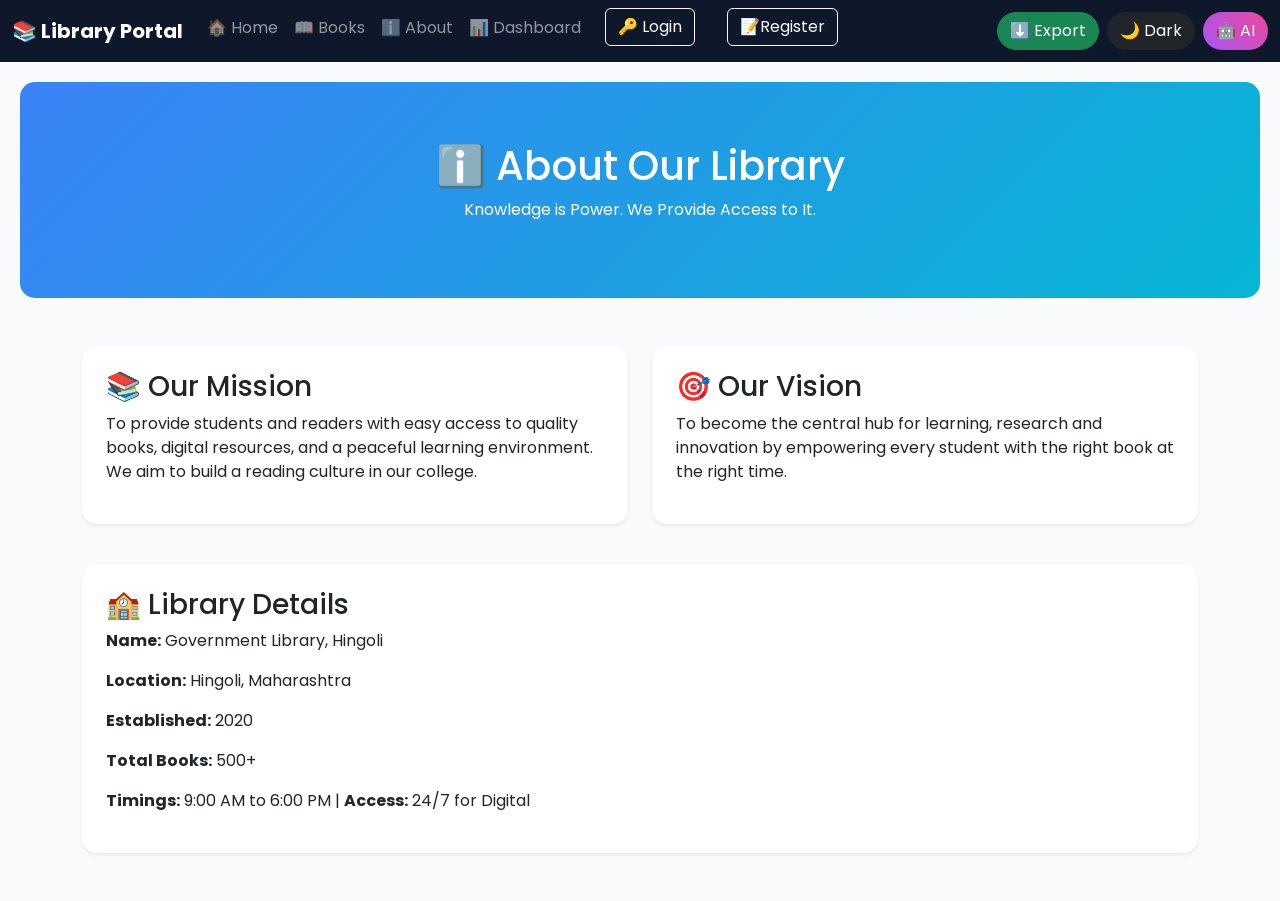
<file: templates/about.html>
<!DOCTYPE html>
<html>
<head>
    <title>About - Library Management System</title>
    <link href="https://cdn.jsdelivr.net/npm/bootstrap@5.3.3/dist/css/bootstrap.min.css" rel="stylesheet">
    <script src="https://cdn.jsdelivr.net/npm/bootstrap@5.3.3/dist/js/bootstrap.bundle.min.js"></script>
    <link href="https://fonts.googleapis.com/css2?family=Poppins:wght@400;600;700&display=swap" rel="stylesheet">
    <style>
        body { background: #f8fafc; font-family: 'Poppins', sans-serif; }
        .navbar { background: #0f172a; }
        .about-hero {
            background: linear-gradient(135deg, #3b82f6, #06b6d4);
            color: white; padding: 60px 20px; border-radius: 15px;
            text-align: center; margin: 20px;
        }
        .card { border-radius: 15px; border: none; }
    </style>
</head>
<body>

<!-- SAME NAVBAR -->
<nav class="navbar navbar-expand-lg navbar-dark">
  <div class="container-fluid">
    <a class="navbar-brand fw-bold" href="#">📚 Library Portal</a>
    <button class="navbar-toggler" type="button" data-bs-toggle="collapse" data-bs-target="#navbarMenu">
      <span class="navbar-toggler-icon"></span>
    </button>
    <div class="collapse navbar-collapse" id="navbarMenu">
      <ul class="navbar-nav me-auto">
        <li class="nav-item"><a class="nav-link" href="/home">🏠 Home</a></li>
        <li class="nav-item"><a class="nav-link" href="/books">📖 Books</a></li>
        <li class="nav-item"><a class="nav-link" href="/about">ℹ️ About</a></li>
        <li class="nav-item"><a class="nav-link" href="/dashboard">📊 Dashboard</a></li>
        <hr style="border-color:#555; margin:10px20px;">
        <li class="nav-item mb-2 px-3">
          <a class="btn btn-outline-light w-100" href="/login">🔑 Login</a>
        </li>
        <li class="nav-item px-3">
          <a class="btn btn-outline-light w-100" href="/register">📝Register</a>
        </li>
      </ul>
      <div class="d-flex">
        <button class="btn btn-success rounded-pill me-2">⬇️ Export</button>
        <button class="btn btn-dark rounded-pill me-2">🌙 Dark</button>
        <button class="btn rounded-pill" style="background: linear-gradient(45deg, #a855f7, #ec4899); color:white;">🤖 AI</button>
      </div>
    </div>
  </div>
</nav>

<!-- ABOUT CONTENT -->
<div class="about-hero">
    <h1>ℹ️ About Our Library</h1>
    <p>Knowledge is Power. We Provide Access to It.</p>
</div>

<div class="container my-5">
  <div class="row">
    <div class="col-md-6 mb-4">
      <div class="card shadow-sm p-4">
        <h3>📚 Our Mission</h3>
        <p>To provide students and readers with easy access to quality books, digital resources, and a peaceful learning environment. We aim to build a reading culture in our college.</p>
      </div>
    </div>
    <div class="col-md-6 mb-4">
      <div class="card shadow-sm p-4">
        <h3>🎯 Our Vision</h3>
        <p>To become the central hub for learning, research and innovation by empowering every student with the right book at the right time.</p>
      </div>
    </div>
  </div>

  <div class="card shadow-sm p-4 mt-3">
    <h3>🏫 Library Details</h3>
    <p><b>Name:</b> Government Library, Hingoli</p>
    <p><b>Location:</b> Hingoli, Maharashtra</p>
    <p><b>Established:</b> 2020</p>
    <p><b>Total Books:</b> 500+</p>
    <p><b>Timings:</b> 9:00 AM to 6:00 PM | <b>Access:</b> 24/7 for Digital</p>
  </div>
</div>

</body>
</html>
</file>
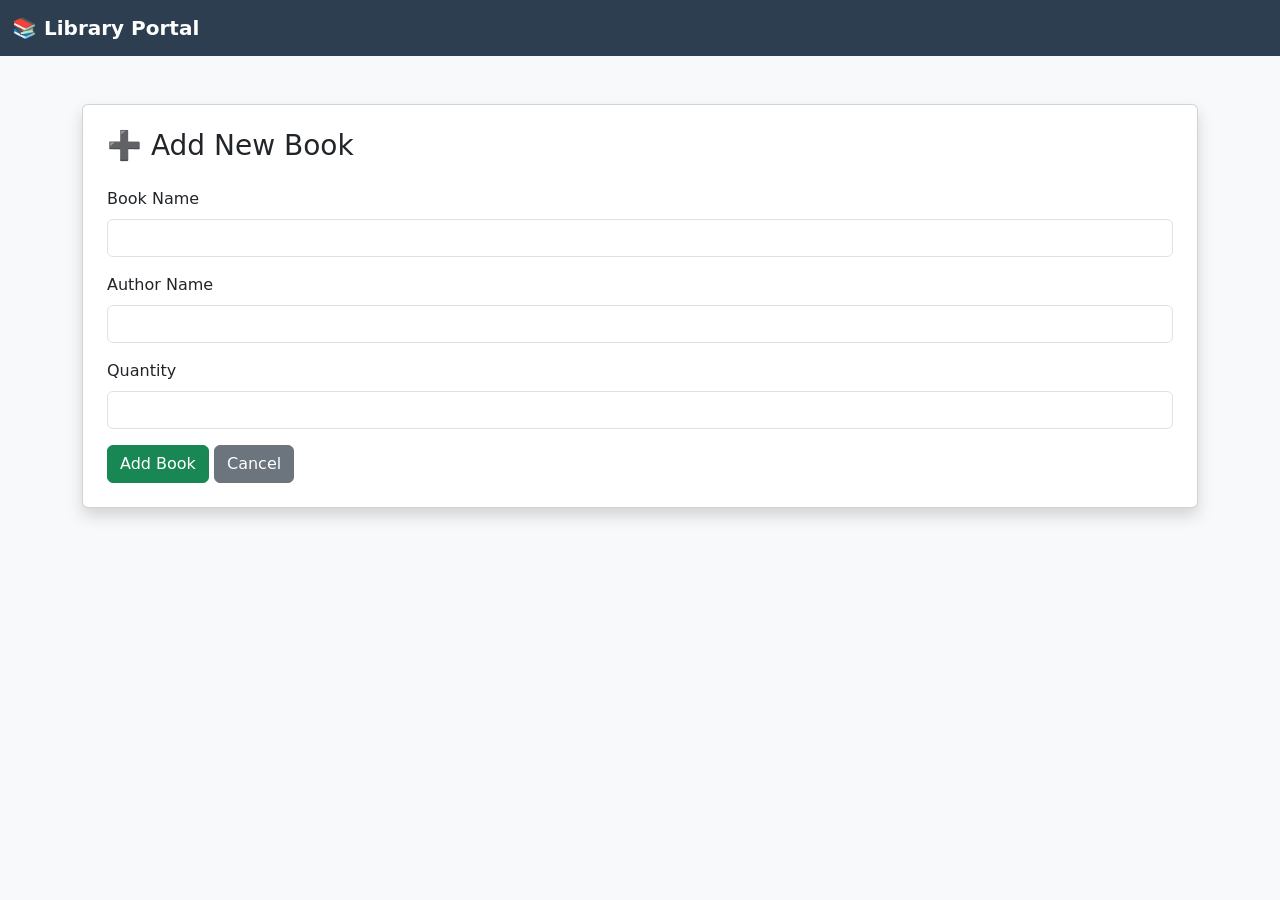
<file: templates/add_book.html>
<!DOCTYPE html>
<html lang="en">
<head>
  <meta charset="UTF-8">
  <title>Add Book - Library Portal</title>
  <link href="https://cdn.jsdelivr.net/npm/bootstrap@5.3.2/dist/css/bootstrap.min.css" rel="stylesheet">
  <style>
    body { background: #f8f9fa; }
    .navbar { background: #2c3e50; }
  </style>
</head>
<body>

<nav class="navbar navbar-expand-lg navbar-dark">
  <div class="container-fluid">
    <a class="navbar-brand fw-bold" href="#">📚 Library Portal</a>
  </div>
</nav>

<div class="container mt-5">
  <div class="card shadow p-4">
    <h3 class="mb-4">➕ Add New Book</h3>
    <form method="POST">
      <div class="mb-3">
        <label class="form-label">Book Name</label>
        <input type="text" name="title" class="form-control" required>
      </div>
      <div class="mb-3">
        <label class="form-label">Author Name</label>
        <input type="text" name="author" class="form-control" required>
      </div>
      <div class="mb-3">
        <label class="form-label">Quantity</label>
        <input type="number" name="total_copies" class="form-control" required>
      </div>
      <button type="submit" class="btn btn-success">Add Book</button>
      <a href="/books" class="btn btn-secondary">Cancel</a>
    </form>
  </div>
</div>

</body>
</html>
</file>
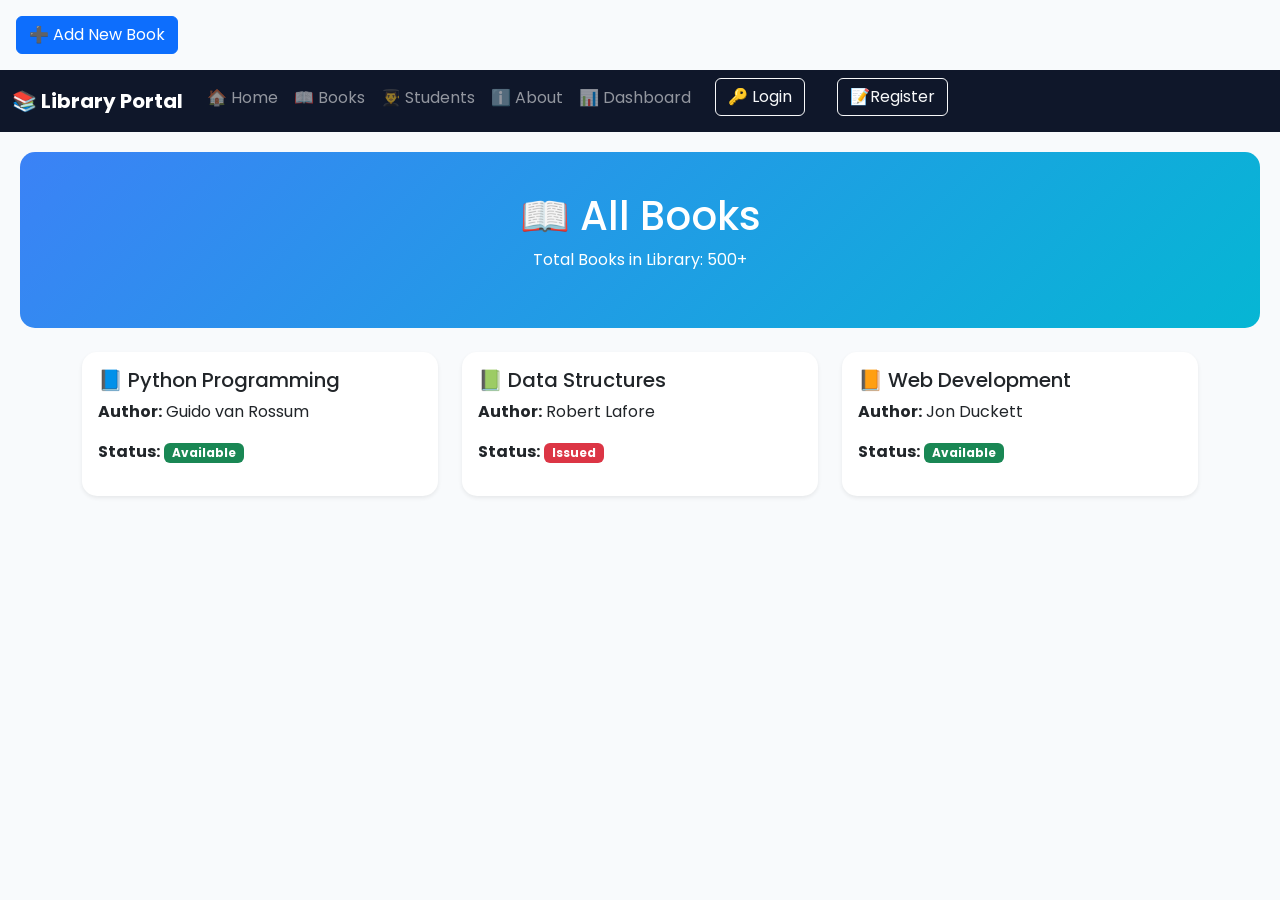
<file: templates/books.html>
<!DOCTYPE html>
<html>
<head>
    <title>Books - Library Management System</title>
    <link href="https://cdn.jsdelivr.net/npm/bootstrap@5.3.3/dist/css/bootstrap.min.css" rel="stylesheet">
    <script src="https://cdn.jsdelivr.net/npm/bootstrap@5.3.3/dist/js/bootstrap.bundle.min.js"></script>
    <link href="https://fonts.googleapis.com/css2?family=Poppins:wght@400;600;700&display=swap" rel="stylesheet">
    <style>
        body { background: #f8fafc; font-family: 'Poppins', sans-serif; }
        .navbar { background: #0f172a; }
        .page-title {
            background: linear-gradient(135deg, #3b82f6, #06b6d4);
            color: white; padding: 40px 20px; border-radius: 15px;
            text-align: center; margin: 20px;
        }
        .book-card { border-radius: 15px; border: none; transition: 0.3s; }
        .book-card:hover { transform: translateY(-5px); }
    </style>
</head>
<body>

  <a href="/add_book" class="btn btn-primary m-3">➕ Add New Book</a>
<nav class="navbar navbar-expand-lg navbar-dark">
  <div class="container-fluid">
    <a class="navbar-brand fw-bold" href="#">📚 Library Portal</a>
    <button class="navbar-toggler" type="button" data-bs-toggle="collapse" data-bs-target="#navbarMenu">
      <span class="navbar-toggler-icon"></span>
    </button>
    <div class="collapse navbar-collapse" id="navbarMenu">
      <ul class="navbar-nav me-auto">
        <li class="nav-item"><a class="nav-link" href="/home">🏠 Home</a></li>
        <li class="nav-item"><a class="nav-link" href="/books">📖 Books</a></li>
        <li class="nav-item"><a class="nav-link" href="/students">👨‍🎓 Students</a></li>
        <li class="nav-item"><a class="nav-link" href="/about">ℹ️ About</a></li>
        <li class="nav-item"><a class="nav-link" href="/dashboard">📊 Dashboard</a></li>
        <hr style="border-color:#555; margin:10px20px;">
        <li class="nav-item mb-2 px-3">
          <a class="btn btn-outline-light w-100" href="/login">🔑 Login</a>
        </li>
        <li class="nav-item px-3">
        <a class="btn btn-outline-light w-100" href="/register">📝Register</a>
        </li>
      </ul>
    </div>
  </div>
</nav>

<div class="page-title">
    <h1>📖 All Books</h1>
    <p>Total Books in Library: 500+</p>
</div>

<div class="container my-4">
  <div class="row">
  
    <div class="col-md-4 mb-4">
      <div class="card book-card shadow-sm p-3">
        <h5>📘 Python Programming</h5>
        <p><b>Author:</b> Guido van Rossum</p>
        <p><b>Status:</b> <span class="badge bg-success">Available</span></p>
      </div>
    </div>

    <div class="col-md-4 mb-4">
      <div class="card book-card shadow-sm p-3">
        <h5>📗 Data Structures</h5>
        <p><b>Author:</b> Robert Lafore</p>
        <p><b>Status:</b> <span class="badge bg-danger">Issued</span></p>
      </div>
    </div>

    <div class="col-md-4 mb-4">
      <div class="card book-card shadow-sm p-3">
        <h5>📙 Web Development</h5>
        <p><b>Author:</b> Jon Duckett</p>
        <p><b>Status:</b> <span class="badge bg-success">Available</span></p>
      </div>
    </div>

  </div>
</div>

</body>
</html>
</file>
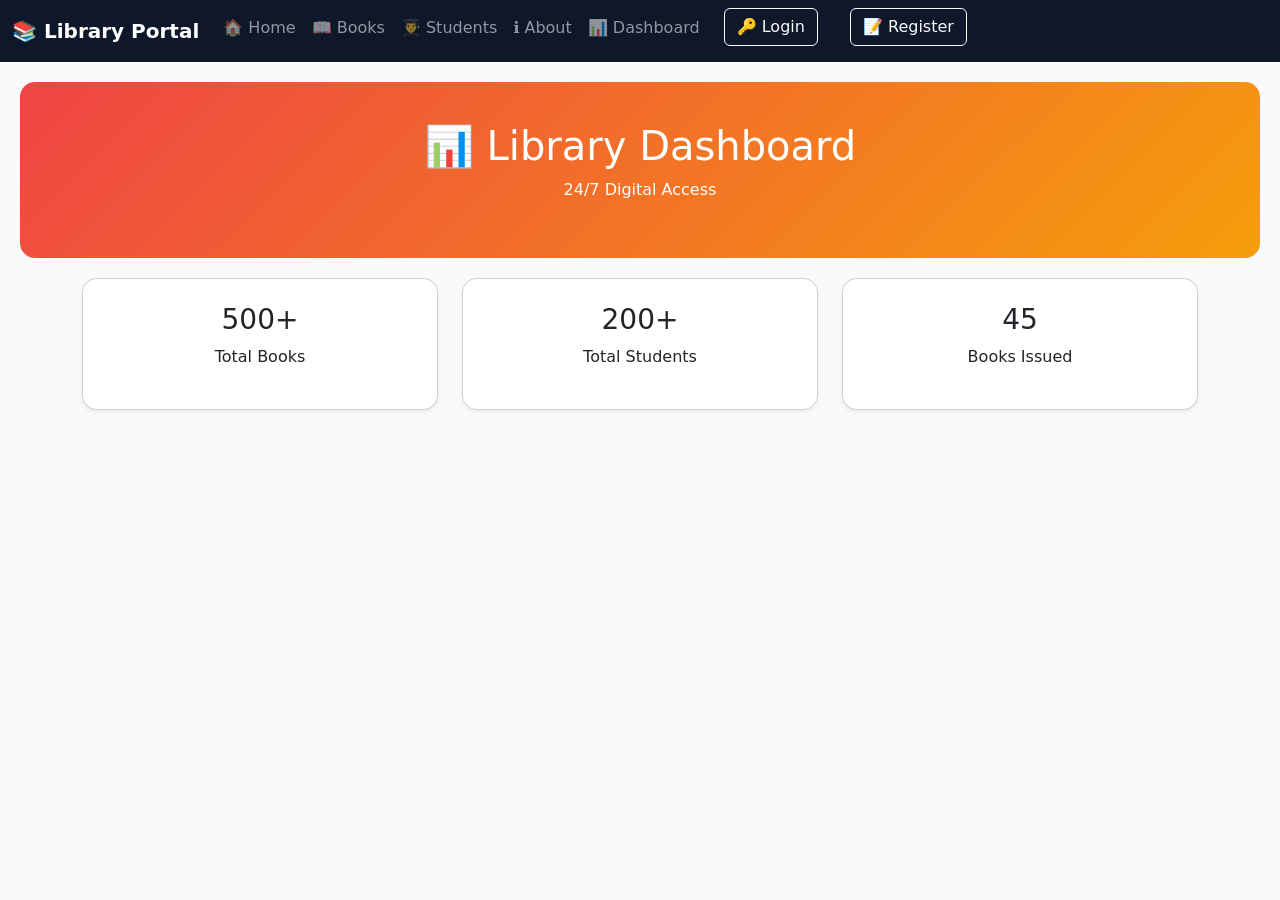
<file: templates/dashboard.html>
<!DOCTYPE html>
<html>
<head>
    <title>Dashboard - Library Management System</title>
    <link href="https://cdn.jsdelivr.net/npm/bootstrap@5.3.3/dist/css/bootstrap.min.css" rel="stylesheet">
    <style>
        body { background: #f8fafc; }
        .navbar { background: #0f172a; }
        .page-title {
            background: linear-gradient(135deg, #ef4444, #f59e0b);
            color: white; padding: 40px 20px; border-radius: 15px;
            text-align: center; margin: 20px;
        }
    </style>
</head>
<body>

<nav class="navbar navbar-expand-lg navbar-dark">
  <div class="container-fluid">
    <a class="navbar-brand fw-bold" href="#">📚 Library Portal</a>
    <div class="collapse navbar-collapse">
      <ul class="navbar-nav me-auto">
        <li class="nav-item"><a class="nav-link" href="/home">🏠 Home</a></li>
        <li class="nav-item"><a class="nav-link" href="/books">📖 Books</a></li>
        <li class="nav-item"><a class="nav-link" href="/students">👨‍🎓 Students</a></li>
        <li class="nav-item"><a class="nav-link" href="/about">ℹ️ About</a></li>
        <li class="nav-item"><a class="nav-link" href="/dashboard">📊 Dashboard</a></li>
        <hr style="border-color:#555; margin:10px20px;">
        <li class="nav-item mb-2 px-3">
          <a class="btn btn-outline-light w-100" href="/login">🔑 Login</a>
        </li>
        <li class="nav-item px-3">
          <a class="btn btn-outline-light w-100" href="/register">📝 Register</a>
        </li>
      </ul>
    </div>
  </div>
</nav>

<div class="page-title">
    <h1>📊 Library Dashboard</h1>
    <p>24/7 Digital Access</p>
</div>

<div class="container">
  
    <div class="row text-center">
  
  <div class="col-md-4 mb-3">
    <a href="/books" style="text-decoration: none; color: inherit;">
      <div class="card p-4 shadow-sm" style="border-radius:15px; cursor:pointer;">
        <h3>500+</h3>
        <p>Total Books</p>
      </div>
    </a>
  </div>

  <div class="col-md-4 mb-3">
    <a href="/students" style="text-decoration: none; color: inherit;">
      <div class="card p-4 shadow-sm" style="border-radius:15px; cursor:pointer;">
        <h3>200+</h3>
        <p>Total Students</p>
      </div>
    </a>
  </div>

  <div class="col-md-4 mb-3">
    <a href="/issued" style="text-decoration: none; color: inherit;">
      <div class="card p-4 shadow-sm" style="border-radius:15px; cursor:pointer;">
        <h3>45</h3>
        <p>Books Issued</p>
      </div>
    </a>
  </div>

</div>

</body>
</html>
</file>
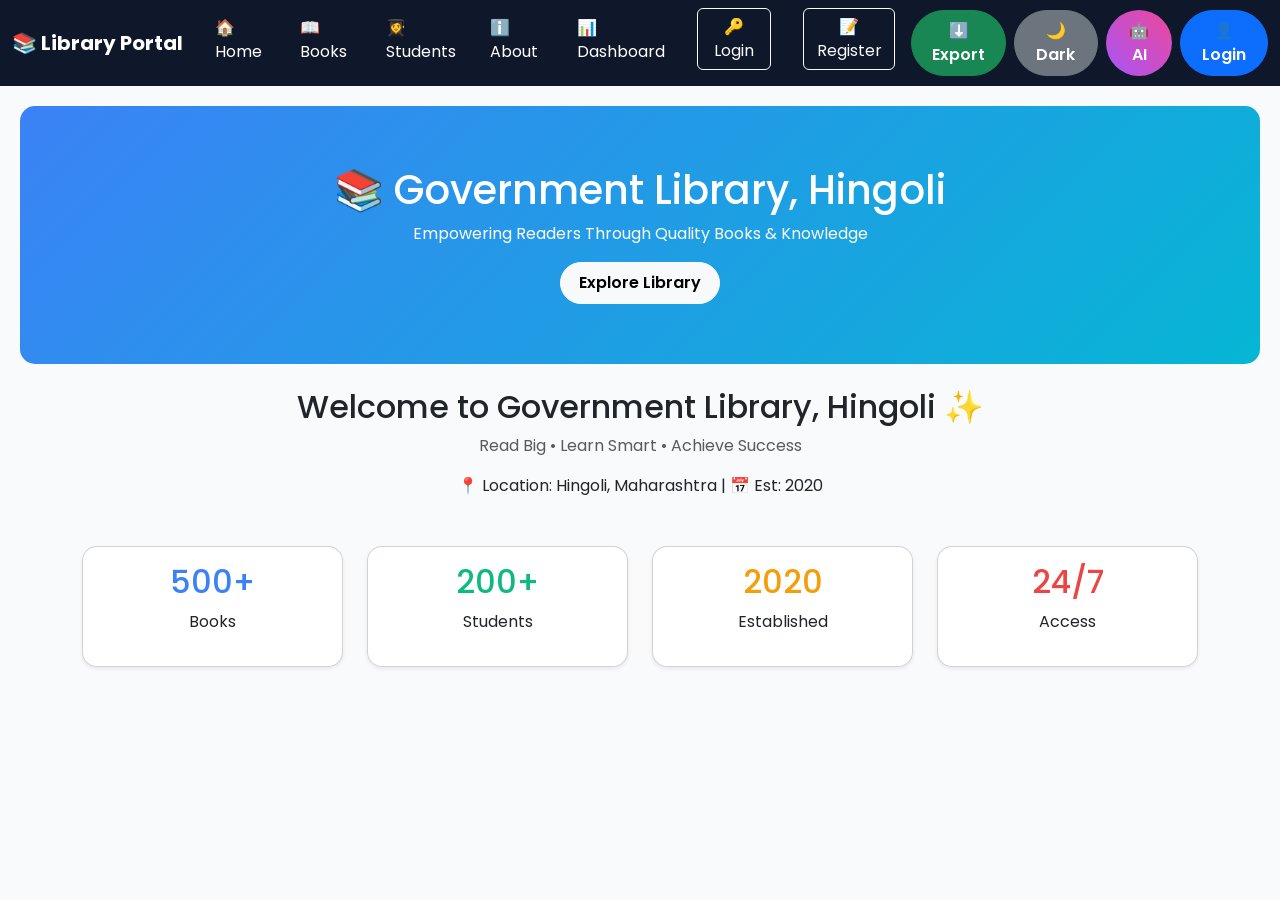
<file: templates/home.html>
<!DOCTYPE html>
<html>
<head>
    <title>Library Management System</title>
    <link href="https://cdn.jsdelivr.net/npm/bootstrap@5.3.3/dist/css/bootstrap.min.css" rel="stylesheet">
    <script src="https://cdn.jsdelivr.net/npm/bootstrap@5.3.3/dist/js/bootstrap.bundle.min.js"></script>
    <link href="https://fonts.googleapis.com/css2?family=Poppins:wght@400;600;700&display=swap" rel="stylesheet">
    <style>
        body { background: #f8fafc; font-family: 'Poppins', sans-serif; }
        .navbar { background: #0f172a; }
        .hero {
            background: linear-gradient(135deg, #3b82f6, #06b6d4);
            color: white; padding: 60px 20px; border-radius: 15px;
            text-align: center; margin: 20px;
        }
        .btn-pill { border-radius: 50px; padding: 8px 18px; font-weight: 600; }
        .nav-link { color: white !important; margin: 0 8px; }
        .stat-card { border-radius: 15px; transition: 0.3s; }
        .stat-card:hover { transform: translateY(-5px); }
    </style>
</head>
<body>

<nav class="navbar navbar-expand-lg navbar-dark">
  <div class="container-fluid">
    <a class="navbar-brand fw-bold" href="#">📚 Library Portal</a>
    <button class="navbar-toggler" type="button" data-bs-toggle="collapse" data-bs-target="#navbarMenu">
      <span class="navbar-toggler-icon"></span>
    </button>
    <div class="collapse navbar-collapse" id="navbarMenu">
      <ul class="navbar-nav me-auto">
        <li class="nav-item"><a class="nav-link" href="/home">🏠 Home</a></li>
        <li class="nav-item"><a class="nav-link" href="/books">📖 Books</a></li>
        <li class="nav-item"><a class="nav-link" href="/students">👩‍🎓 Students</a></li>
        <li class="nav-item"><a class="nav-link" href="/about">ℹ️ About</a></li>
        <li class="nav-item"><a class="nav-link" href="/dashboard">📊 Dashboard</a></li>
        <hr style="border-color:#555; margin:10px20px;">
        <li class="nav-item mb-2 px-3">
          <a class="btn btn-outline-light w-100" href="/login">🔑 Login</a>
        </li>
        <li class="nav-item px-3">
        <a class="btn btn-outline-light w-100" href="/register">📝Register</a>
        </li>
      </ul>
      <div class="d-flex">
        <button class="btn btn-success btn-pill me-2">⬇️ Export</button>
        <button class="btn btn-secondary btn-pill me-2">🌙 Dark</button>
        <button class="btn btn-pill me-2" style="background: linear-gradient(45deg, #a855f7, #ec4899); color:white;">🤖 AI</button>
        <button class="btn btn-primary btn-pill">👤 Login</button>
      </div>
    </div>
  </div>
</nav>

<div class="hero">
    <h1>📚 Government Library, Hingoli</h1>
    <p>Empowering Readers Through Quality Books & Knowledge</p>
    <button class="btn btn-light btn-pill">Explore Library</button>
</div>

<div class="container text-center mt-4">
    <h2>Welcome to Government Library, Hingoli ✨</h2>
    <p class="text-muted">Read Big • Learn Smart • Achieve Success</p>
    <p>📍 Location: Hingoli, Maharashtra | 📅 Est: 2020</p>
</div>

<div class="container my-5">
  <div class="row text-center">
    
    <div class="col-md-3">
      <a href="/books" style="text-decoration: none; color: inherit;">
        <div class="card stat-card shadow-sm p-3">
          <h2 style="color: #3b82f6;">500+</h2>
          <p>Books</p>
        </div>
      </a>
    </div>

    <div class="col-md-3">
      <a href="/students" style="text-decoration: none; color: inherit;">
        <div class="card stat-card shadow-sm p-3">
          <h2 style="color: #10b981;">200+</h2>
          <p>Students</p>
        </div>
      </a>
    </div>

    <div class="col-md-3">
      <a href="/about" style="text-decoration: none; color: inherit;">
        <div class="card stat-card shadow-sm p-3">
          <h2 style="color: #f59e0b;">2020</h2>
          <p>Established</p>
        </div>
      </a>
    </div>

    <div class="col-md-3">
      <a href="/dashboard" style="text-decoration: none; color: inherit;">
        <div class="card stat-card shadow-sm p-3">
          <h2 style="color: #ef4444;">24/7</h2>
          <p>Access</p>
        </div>
      </a>
    </div>

  </div>
</div>

</body>
</html>
</file>
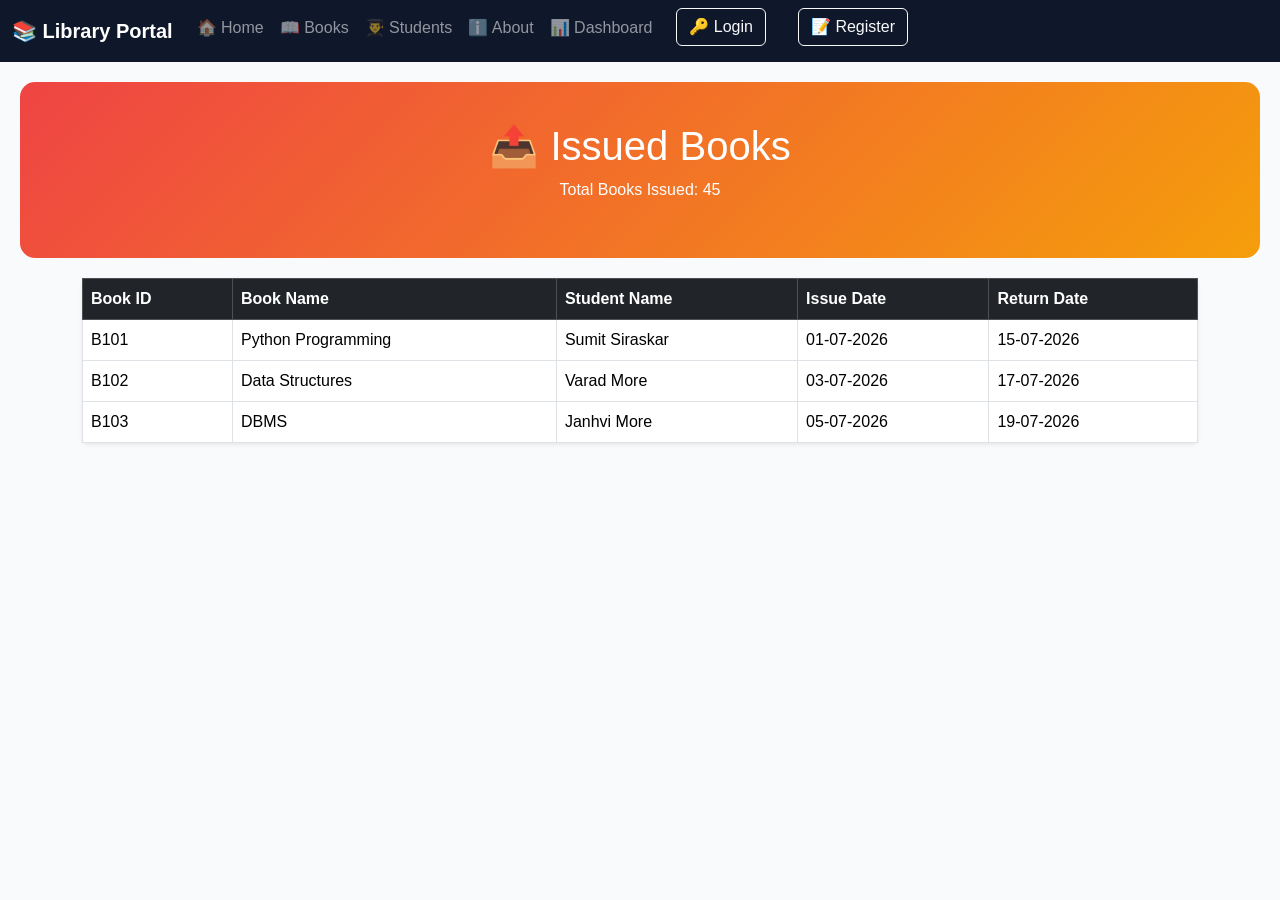
<file: templates/issued.html>
<!DOCTYPE html>
<html>
<head>
    <title>Issued Books - Library Management System</title>
    <link href="https://cdn.jsdelivr.net/npm/bootstrap@5.3.3/dist/css/bootstrap.min.css" rel="stylesheet">
    <script src="https://cdn.jsdelivr.net/npm/bootstrap@5.3.3/dist/js/bootstrap.bundle.min.js"></script>
    <style>
        body { background: #f8fafc; font-family: 'Poppins', sans-serif; }
        .navbar { background: #0f172a; }
        .page-title {
            background: linear-gradient(135deg, #ef4444, #f59e0b);
            color: white; padding: 40px 20px; border-radius: 15px;
            text-align: center; margin: 20px;
        }
    </style>
</head>
<body>

<nav class="navbar navbar-expand-lg navbar-dark">
  <div class="container-fluid">
    <a class="navbar-brand fw-bold" href="#">📚 Library Portal</a>
    <div class="collapse navbar-collapse">
      <ul class="navbar-nav me-auto">
        <li class="nav-item"><a class="nav-link" href="/home">🏠 Home</a></li>
        <li class="nav-item"><a class="nav-link" href="/books">📖 Books</a></li>
        <li class="nav-item"><a class="nav-link" href="/students">👨‍🎓 Students</a></li>
        <li class="nav-item"><a class="nav-link" href="/about">ℹ️ About</a></li>
        <li class="nav-item"><a class="nav-link" href="/dashboard">📊 Dashboard</a></li>
        <hr style="border-color:#555; margin:10px20px;">
        <li class="nav-item mb-2 px-3">
          <a class="btn btn-outline-light w-100" href="/login">🔑 Login</a>
        </li>
        <li class="nav-item px-3">
          <a class="btn btn-outline-light w-100" href="/register">📝 Register</a>
        </li>
      </ul>
    </div>
  </div>
</nav>

<div class="page-title">
    <h1>📤 Issued Books</h1>
    <p>Total Books Issued: 45</p>
</div>

<div class="container">
  <table class="table table-hover table-bordered bg-white shadow-sm rounded">
    <thead class="table-dark">
      <tr>
        <th>Book ID</th><th>Book Name</th><th>Student Name</th><th>Issue Date</th><th>Return Date</th>
      </tr>
    </thead>
    <tbody>
      <tr><td>B101</td><td>Python Programming</td><td>Sumit Siraskar</td><td>01-07-2026</td><td>15-07-2026</td></tr>
      <tr><td>B102</td><td>Data Structures</td><td>Varad More</td><td>03-07-2026</td><td>17-07-2026</td></tr>
      <tr><td>B103</td><td>DBMS</td><td>Janhvi More</td><td>05-07-2026</td><td>19-07-2026</td></tr>
    </tbody>
  </table>
</div>

</body>
</html>
</file>
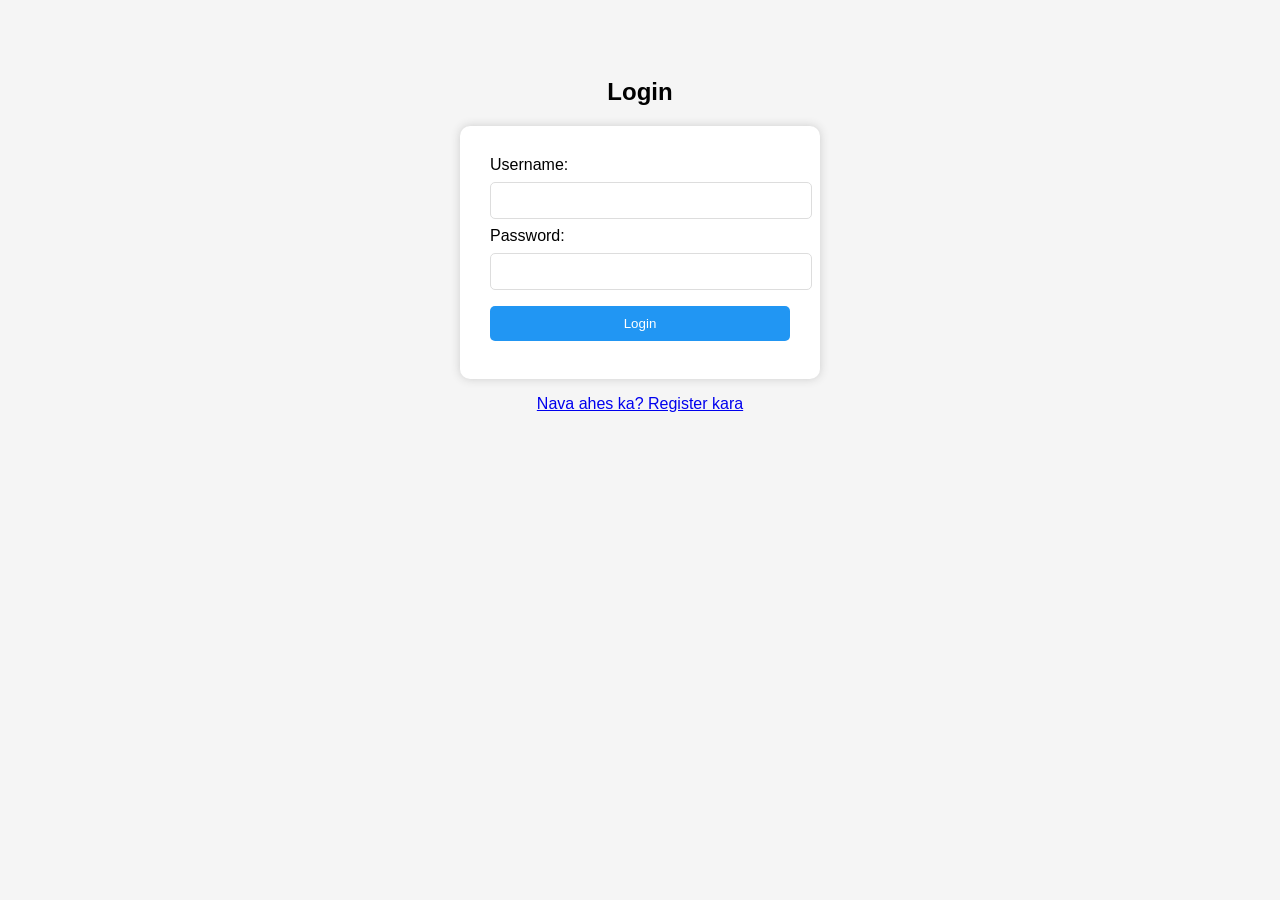
<file: templates/login.html>
<!DOCTYPE html>
<html>
<head>
    <title>Login</title>
    <style>
        body {font-family: Arial; padding: 50px; background: #f5f5f5;}
        form {background: white; padding: 30px; width: 300px; margin: auto; border-radius: 10px; box-shadow: 0 0 10px #ccc;}
        input, button {width: 100%; padding: 10px; margin: 8px 0; border-radius: 5px; border: 1px solid #ddd;}
        button {background: #2196F3; color: white; border: none; cursor: pointer;}
        button:hover {opacity: 0.8;}
    </style>
</head>
<body>
<h2 style="text-align:center;">Login</h2>
<form method="POST">
    Username: <input type="text" name="username" required><br>
    Password: <input type="password" name="password" required><br>
    <button type="submit">Login</button>
</form>
<p style="text-align:center;"><a href="/register">Nava ahes ka? Register kara</a></p>
</body>
</html>
</file>
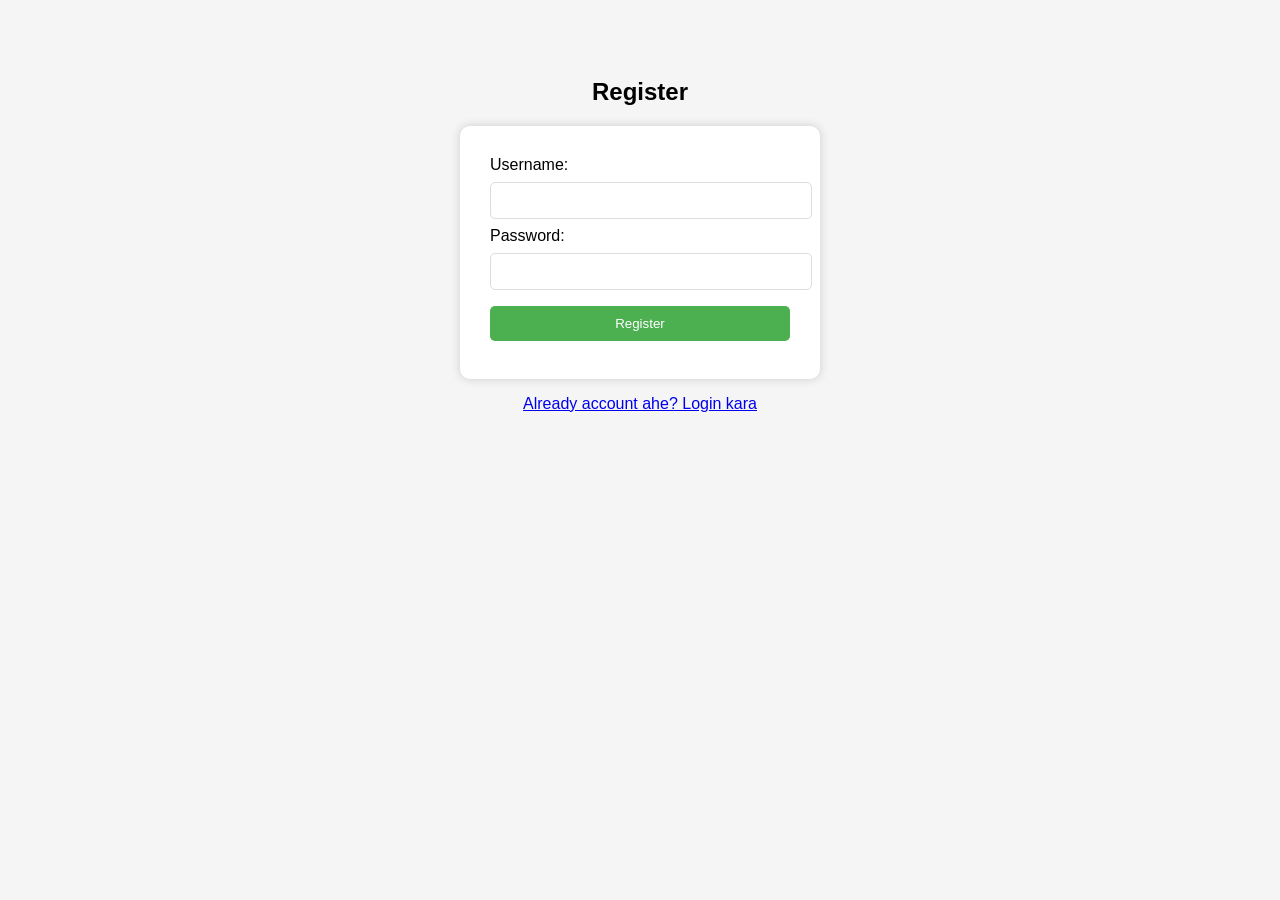
<file: templates/register.html>
<!DOCTYPE html>
<html>
<head>
    <title>Register</title>
    <style>
        body {font-family: Arial; padding: 50px; background: #f5f5f5;}
        form {background: white; padding: 30px; width: 300px; margin: auto; border-radius: 10px; box-shadow: 0 0 10px #ccc;}
        input, button {width: 100%; padding: 10px; margin: 8px 0; border-radius: 5px; border: 1px solid #ddd;}
        button {background: #4CAF50; color: white; border: none; cursor: pointer;}
        button:hover {opacity: 0.8;}
    </style>
</head>
<body>
<h2 style="text-align:center;">Register</h2>
<form method="POST">
    Username: <input type="text" name="username" required><br>
    Password: <input type="password" name="password" required><br>
    <button type="submit">Register</button>
</form>
<p style="text-align:center;"><a href="/login">Already account ahe? Login kara</a></p>
</body>
</html>
</file>
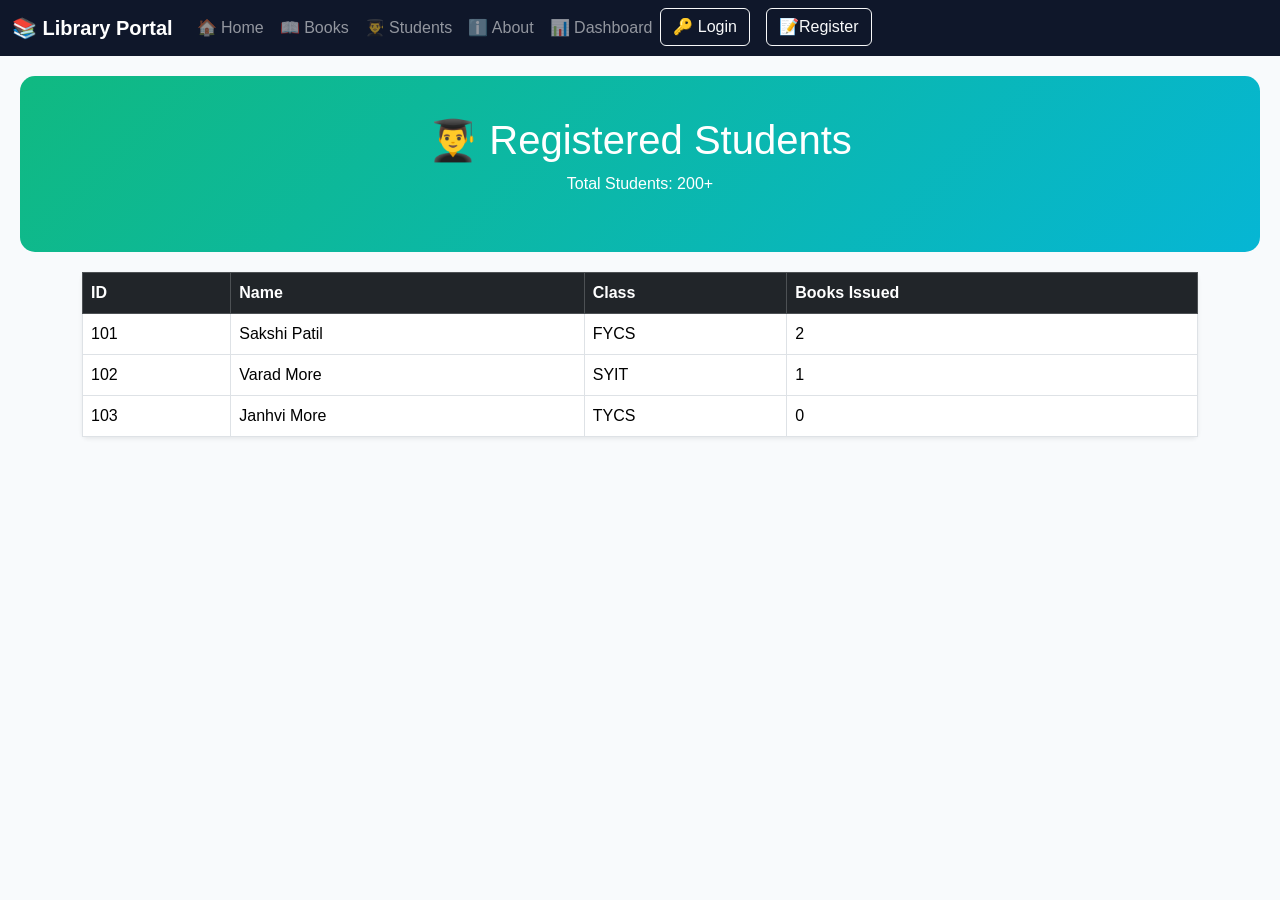
<file: templates/students.html>
<!DOCTYPE html>
<html>
<head>
    <title>Students - Library Management System</title>
    <link href="https://cdn.jsdelivr.net/npm/bootstrap@5.3.3/dist/css/bootstrap.min.css" rel="stylesheet">
    <script src="https://cdn.jsdelivr.net/npm/bootstrap@5.3.3/dist/js/bootstrap.bundle.min.js"></script>
    <style>
        body { background: #f8fafc; font-family: 'Poppins', sans-serif; }
        .navbar { background: #0f172a; }
        .page-title {
            background: linear-gradient(135deg, #10b981, #06b6d4);
            color: white; padding: 40px 20px; border-radius: 15px;
            text-align: center; margin: 20px;
        }
    </style>
</head>
<body>

<nav class="navbar navbar-expand-lg navbar-dark">
  <div class="container-fluid">
    <a class="navbar-brand fw-bold" href="#">📚 Library Portal</a>
    <div class="collapse navbar-collapse">
      <ul class="navbar-nav me-auto">
        <li class="nav-item"><a class="nav-link" href="/home">🏠 Home</a></li>
        <li class="nav-item"><a class="nav-link" href="/books">📖 Books</a></li>
        <li class="nav-item"><a class="nav-link" href="/students">👨‍🎓 Students</a></li>
        <li class="nav-item"><a class="nav-link" href="/about">ℹ️ About</a></li>
        <li class="nav-item"><a class="nav-link" href="/dashboard">📊 Dashboard</a></li>
        
        <hr style="border-color:#555; margin:10px20px;">
        <li class=""nav-item mb-2 px-3">
        <a class="btn btn-outline-light w-100" href="/login">🔑 Login</a>
        </li>
        <li class="nav-item px-3">
        <a class="btn btn-outline-light w-100" href="/register">📝Register</a>
        </li>
      </ul>
    </div>
  </div>
</nav>

<div class="page-title">
    <h1>👨‍🎓 Registered Students</h1>
    <p>Total Students: 200+</p>
</div>

<div class="container">
  <table class="table table-hover table-bordered bg-white shadow-sm rounded">
    <thead class="table-dark">
      <tr>
        <th>ID</th><th>Name</th><th>Class</th><th>Books Issued</th>
      </tr>
    </thead>
    <tbody>
      <tr><td>101</td><td>Sakshi Patil</td><td>FYCS</td><td>2</td></tr>
      <tr><td>102</td><td>Varad More</td><td>SYIT</td><td>1</td></tr>
      <tr><td>103</td><td>Janhvi More</td><td>TYCS</td><td>0</td></tr>
    </tbody>
  </table>
</div>

</body>
</html>
</file>
